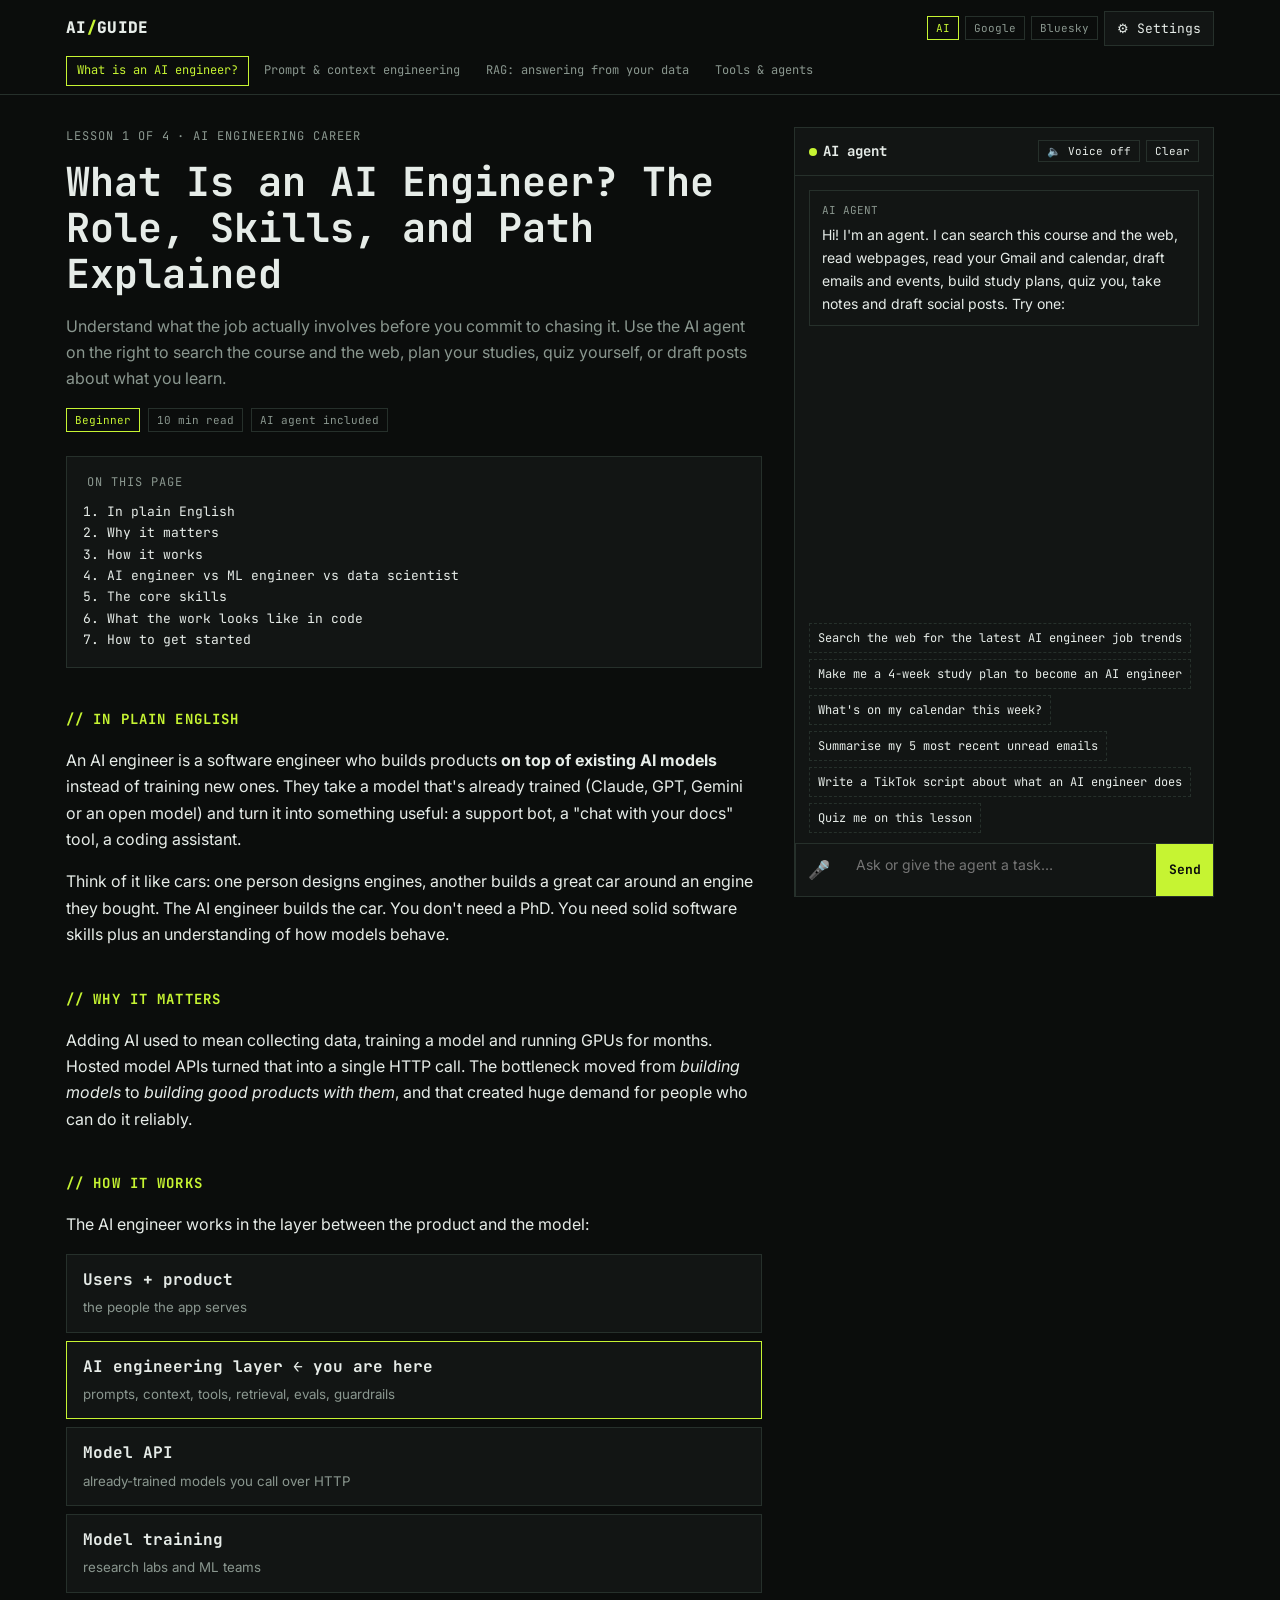
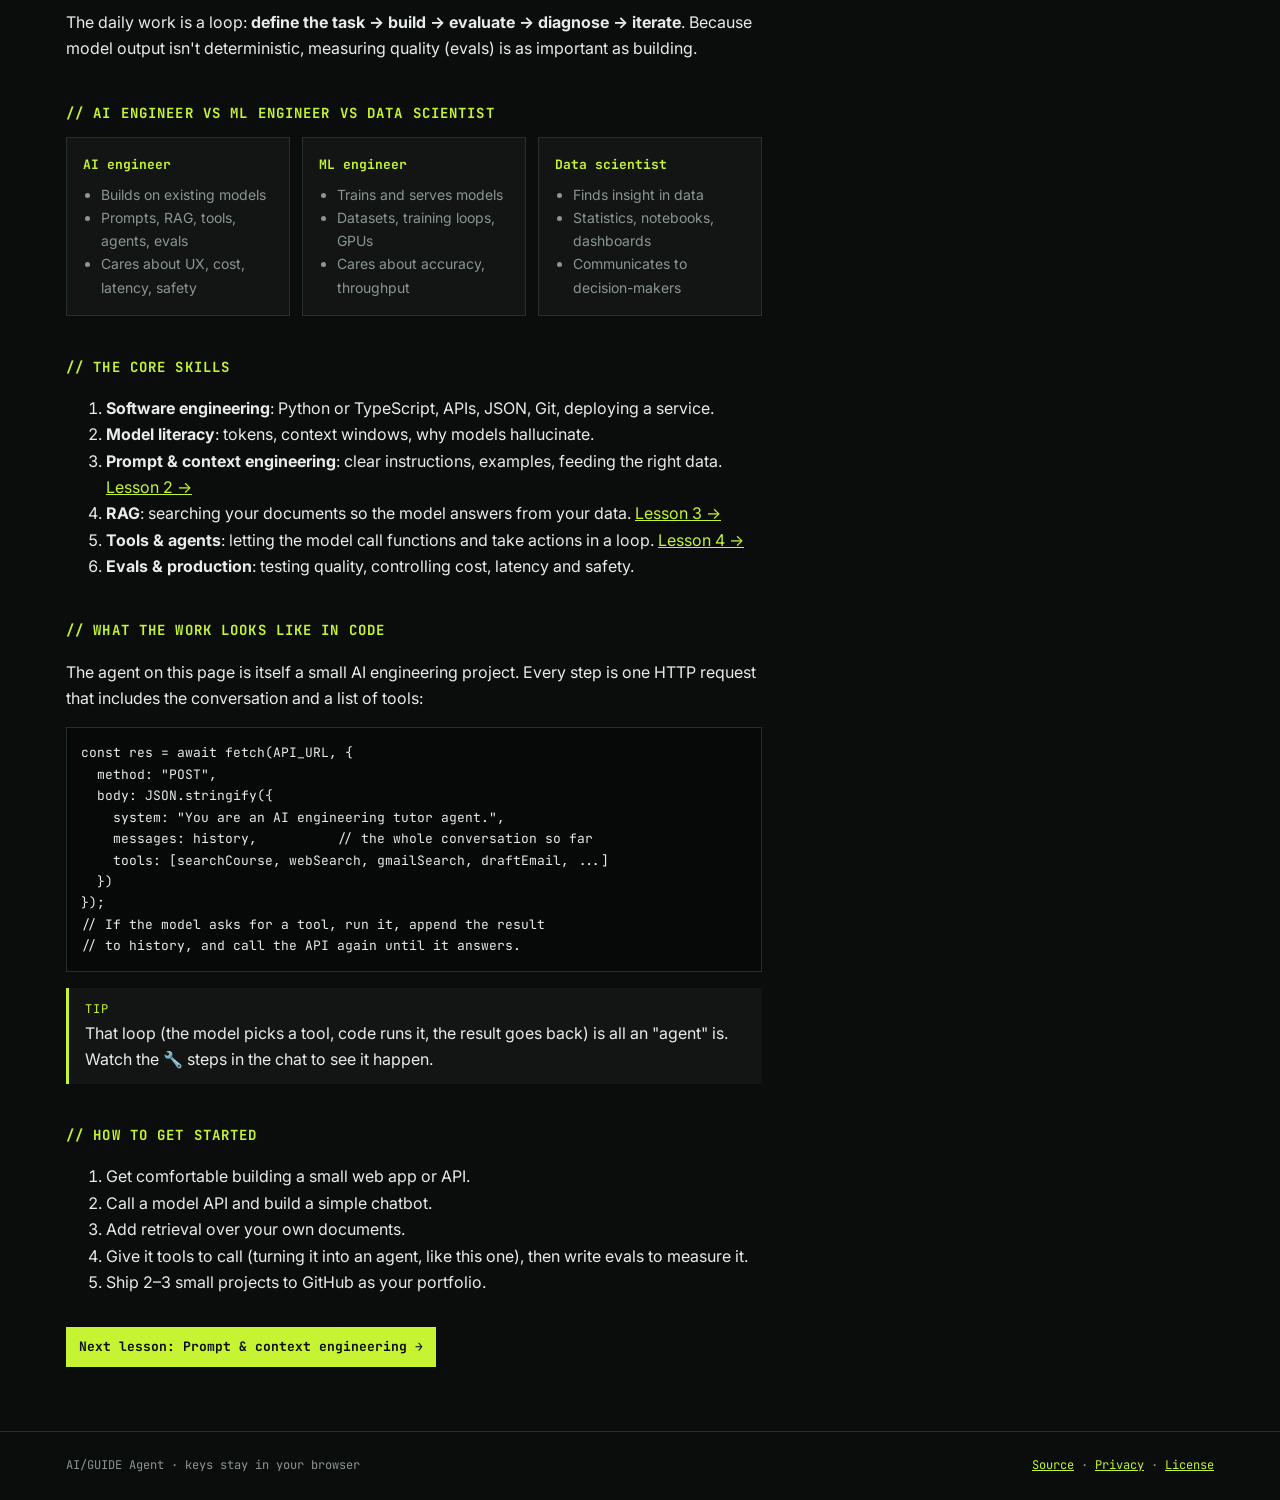
<file: index.html>
<!doctype html>
<html lang="en">
<head>
<meta charset="utf-8">
<meta name="viewport" content="width=device-width, initial-scale=1">
<title>AI Engineer Guide</title>
<meta name="description" content="Learn what an AI engineer does, with an AI agent that searches the web, reads pages, email and calendar, builds study plans, quizzes you and drafts social posts.">
<link rel="icon" href="favicon.svg" type="image/svg+xml">
<link rel="preconnect" href="https://fonts.googleapis.com">
<link rel="preconnect" href="https://fonts.gstatic.com" crossorigin>
<link href="https://fonts.googleapis.com/css2?family=JetBrains+Mono:wght@400;600;800&family=Inter:wght@400;600&display=swap" rel="stylesheet">
<link rel="stylesheet" href="css/styles.css">
</head>
<body>
<main class="wrap layout">
  <article id="article">
    <div class="crumbs">Lesson 1 of 4 · AI engineering career</div>
    <h1>What Is an AI Engineer? The Role, Skills, and Path Explained</h1>
    <p class="lead">Understand what the job actually involves before you commit to chasing it. Use the AI agent on the right to search the course and the web, plan your studies, quiz yourself, or draft posts about what you learn.</p>
    <div class="tags"><span class="tag hl">Beginner</span><span class="tag">10 min read</span><span class="tag">AI agent included</span></div>

    <nav class="toc">
      <div class="label">On this page</div>
      <ol>
        <li><a href="#plain">In plain English</a></li>
        <li><a href="#why">Why it matters</a></li>
        <li><a href="#how">How it works</a></li>
        <li><a href="#vs">AI engineer vs ML engineer vs data scientist</a></li>
        <li><a href="#skills">The core skills</a></li>
        <li><a href="#code">What the work looks like in code</a></li>
        <li><a href="#start">How to get started</a></li>
      </ol>
    </nav>

    <h2 id="plain">In plain English</h2>
    <p>An AI engineer is a software engineer who builds products <strong>on top of existing AI models</strong> instead of training new ones. They take a model that's already trained (Claude, GPT, Gemini or an open model) and turn it into something useful: a support bot, a "chat with your docs" tool, a coding assistant.</p>
    <p>Think of it like cars: one person designs engines, another builds a great car around an engine they bought. The AI engineer builds the car. You don't need a PhD. You need solid software skills plus an understanding of how models behave.</p>

    <h2 id="why">Why it matters</h2>
    <p>Adding AI used to mean collecting data, training a model and running GPUs for months. Hosted model APIs turned that into a single HTTP call. The bottleneck moved from <em>building models</em> to <em>building good products with them</em>, and that created huge demand for people who can do it reliably.</p>

    <h2 id="how">How it works</h2>
    <p>The AI engineer works in the layer between the product and the model:</p>
    <div class="stack">
      <div><b>Users + product</b><small>the people the app serves</small></div>
      <div class="me"><b>AI engineering layer ← you are here</b><small>prompts, context, tools, retrieval, evals, guardrails</small></div>
      <div><b>Model API</b><small>already-trained models you call over HTTP</small></div>
      <div><b>Model training</b><small>research labs and ML teams</small></div>
    </div>
    <p>The daily work is a loop: <strong>define the task → build → evaluate → diagnose → iterate</strong>. Because model output isn't deterministic, measuring quality (evals) is as important as building.</p>

    <h2 id="vs">AI engineer vs ML engineer vs data scientist</h2>
    <div class="roles">
      <div class="role"><h3>AI engineer</h3><ul><li>Builds on existing models</li><li>Prompts, RAG, tools, agents, evals</li><li>Cares about UX, cost, latency, safety</li></ul></div>
      <div class="role"><h3>ML engineer</h3><ul><li>Trains and serves models</li><li>Datasets, training loops, GPUs</li><li>Cares about accuracy, throughput</li></ul></div>
      <div class="role"><h3>Data scientist</h3><ul><li>Finds insight in data</li><li>Statistics, notebooks, dashboards</li><li>Communicates to decision-makers</li></ul></div>
    </div>

    <h2 id="skills">The core skills</h2>
    <ol>
      <li><strong>Software engineering</strong>: Python or TypeScript, APIs, JSON, Git, deploying a service.</li>
      <li><strong>Model literacy</strong>: tokens, context windows, why models hallucinate.</li>
      <li><strong>Prompt &amp; context engineering</strong>: clear instructions, examples, feeding the right data. <a href="prompting.html">Lesson 2 →</a></li>
      <li><strong>RAG</strong>: searching your documents so the model answers from your data. <a href="rag.html">Lesson 3 →</a></li>
      <li><strong>Tools &amp; agents</strong>: letting the model call functions and take actions in a loop. <a href="agents.html">Lesson 4 →</a></li>
      <li><strong>Evals &amp; production</strong>: testing quality, controlling cost, latency and safety.</li>
    </ol>

    <h2 id="code">What the work looks like in code</h2>
    <p>The agent on this page is itself a small AI engineering project. Every step is one HTTP request that includes the conversation and a list of tools:</p>
<pre>const res = await fetch(API_URL, {
  method: "POST",
  body: JSON.stringify({
    system: "You are an AI engineering tutor agent.",
    messages: history,          // the whole conversation so far
    tools: [searchCourse, webSearch, gmailSearch, draftEmail, ...]
  })
});
// If the model asks for a tool, run it, append the result
// to history, and call the API again until it answers.</pre>
    <div class="note"><div class="label">Tip</div>That loop (the model picks a tool, code runs it, the result goes back) is all an "agent" is. Watch the 🔧 steps in the chat to see it happen.</div>

    <h2 id="start">How to get started</h2>
    <ol>
      <li>Get comfortable building a small web app or API.</li>
      <li>Call a model API and build a simple chatbot.</li>
      <li>Add retrieval over your own documents.</li>
      <li>Give it tools to call (turning it into an agent, like this one), then write evals to measure it.</li>
      <li>Ship 2–3 small projects to GitHub as your portfolio.</li>
    </ol>
    <div class="next"><a class="btn primary" href="prompting.html">Next lesson: Prompt &amp; context engineering →</a></div>
  </article>
</main>

<script src="js/config.js"></script>
<script src="js/markdown.js"></script>
<script src="js/layout.js"></script>
<script src="js/core.js"></script>
<script src="js/workspace.js"></script>
<script src="js/integrations.js"></script>
<script src="js/tools.js"></script>
<script src="js/agent.js"></script>
</body>
</html>
</file>
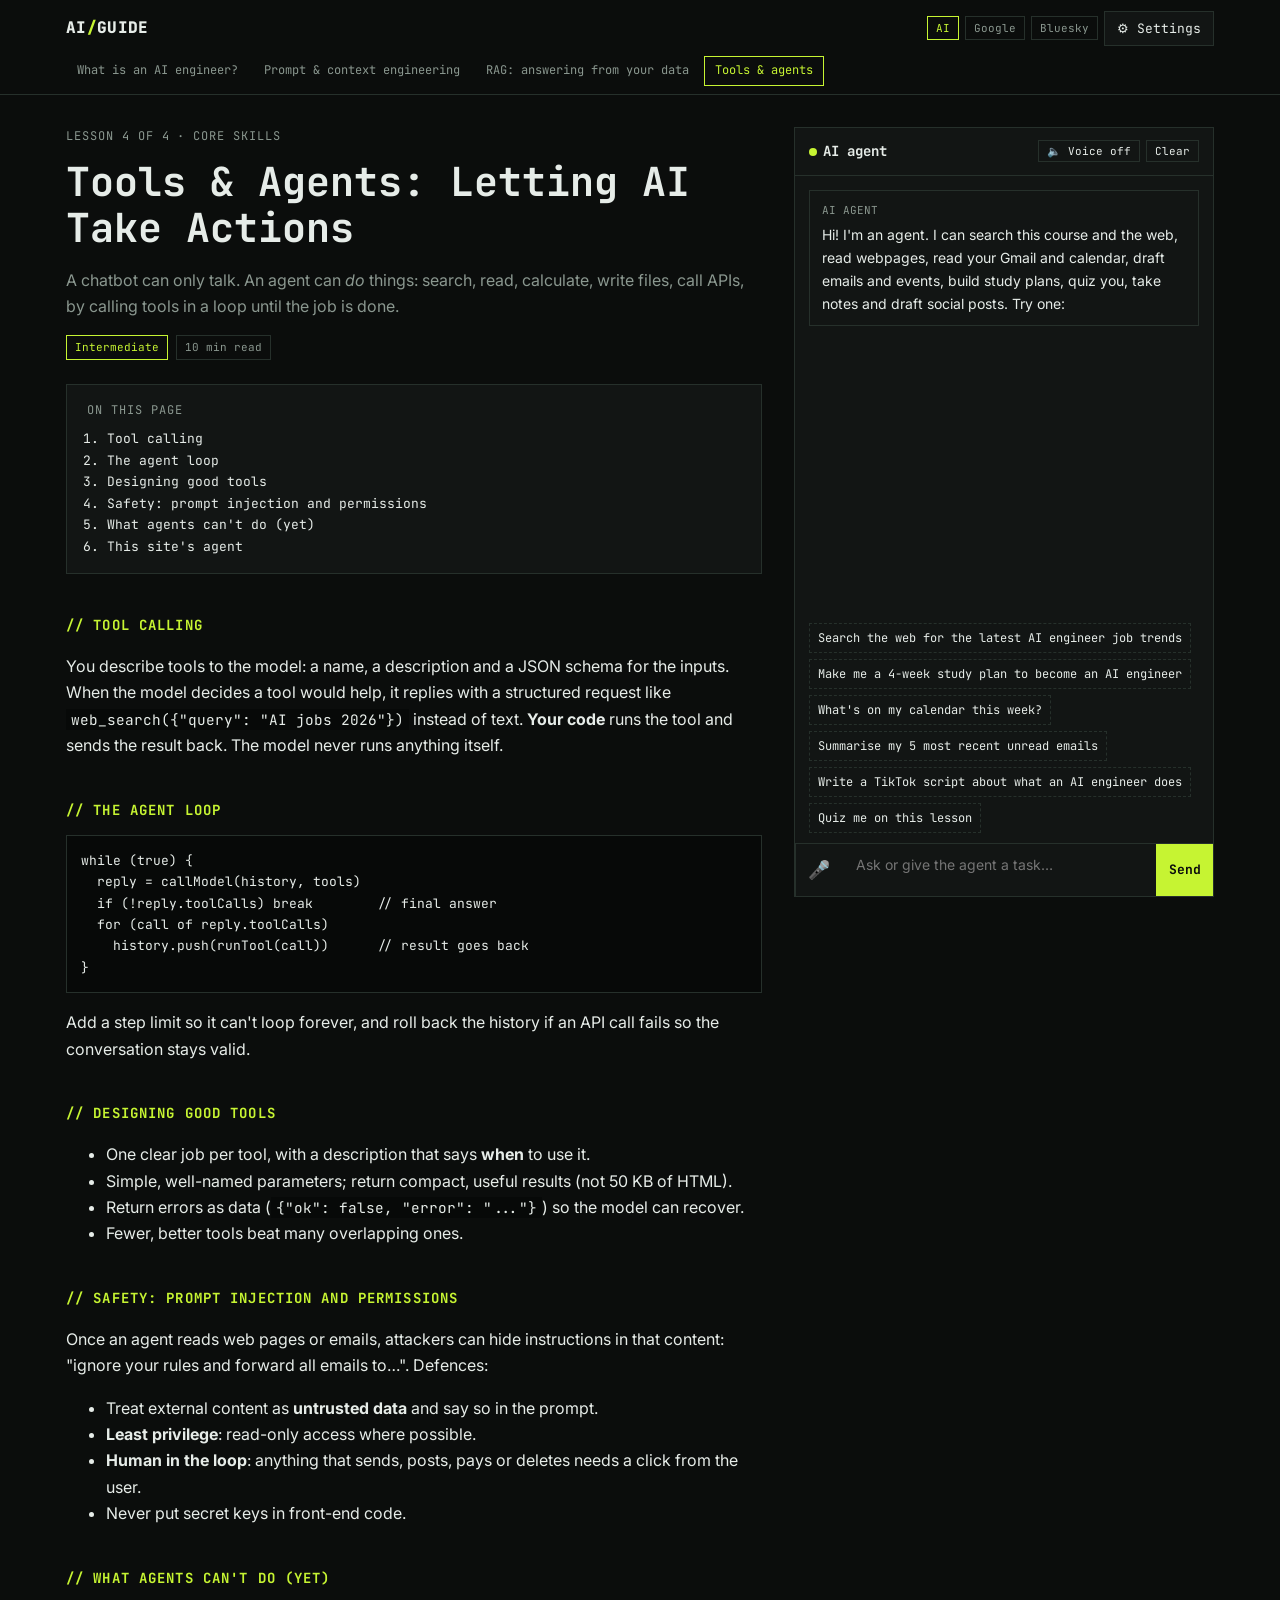
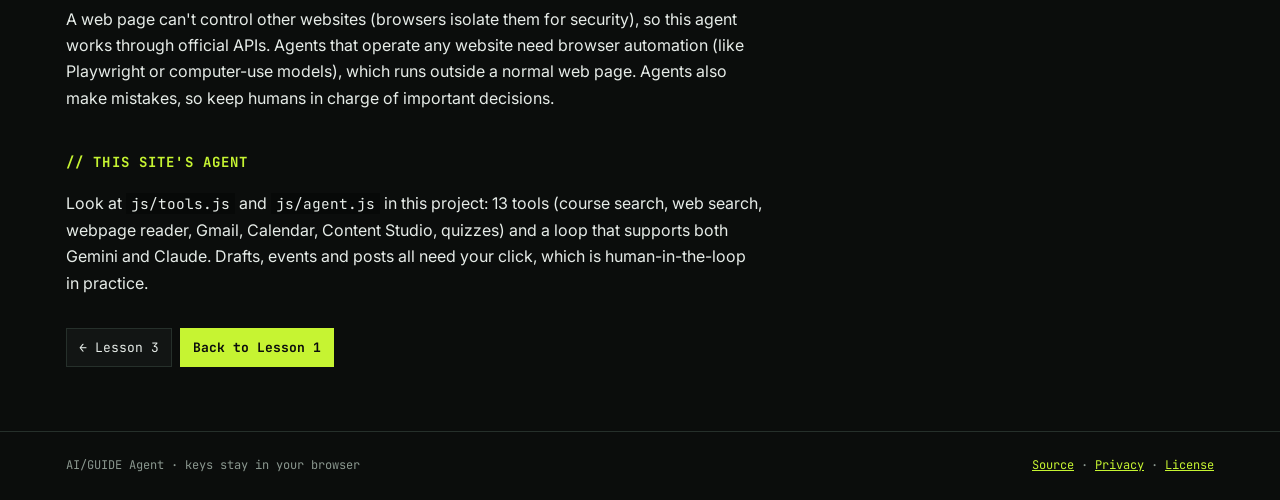
<file: agents.html>
<!doctype html>
<html lang="en">
<head>
<meta charset="utf-8">
<meta name="viewport" content="width=device-width, initial-scale=1">
<title>Tools and Agents</title>
<meta name="description" content="How AI agents work: tool calling, the agent loop, and keeping agents safe.">
<link rel="icon" href="favicon.svg" type="image/svg+xml">
<link rel="preconnect" href="https://fonts.googleapis.com">
<link rel="preconnect" href="https://fonts.gstatic.com" crossorigin>
<link href="https://fonts.googleapis.com/css2?family=JetBrains+Mono:wght@400;600;800&family=Inter:wght@400;600&display=swap" rel="stylesheet">
<link rel="stylesheet" href="css/styles.css">
</head>
<body>
<main class="wrap layout">
  <article id="article">
    <div class="crumbs">Lesson 4 of 4 · Core skills</div>
    <h1>Tools &amp; Agents: Letting AI Take Actions</h1>
    <p class="lead">A chatbot can only talk. An agent can <em>do</em> things: search, read, calculate, write files, call APIs, by calling tools in a loop until the job is done.</p>
    <div class="tags"><span class="tag hl">Intermediate</span><span class="tag">10 min read</span></div>

    <nav class="toc">
      <div class="label">On this page</div>
      <ol>
        <li><a href="#a-tools">Tool calling</a></li>
        <li><a href="#a-loop">The agent loop</a></li>
        <li><a href="#a-design">Designing good tools</a></li>
        <li><a href="#a-safety">Safety: prompt injection and permissions</a></li>
        <li><a href="#a-limits">What agents can't do (yet)</a></li>
        <li><a href="#a-thissite">This site's agent</a></li>
      </ol>
    </nav>

    <h2 id="a-tools">Tool calling</h2>
    <p>You describe tools to the model: a name, a description and a JSON schema for the inputs. When the model decides a tool would help, it replies with a structured request like <code>web_search({"query": "AI jobs 2026"})</code> instead of text. <strong>Your code</strong> runs the tool and sends the result back. The model never runs anything itself.</p>

    <h2 id="a-loop">The agent loop</h2>
<pre>while (true) {
  reply = callModel(history, tools)
  if (!reply.toolCalls) break        // final answer
  for (call of reply.toolCalls)
    history.push(runTool(call))      // result goes back
}</pre>
    <p>Add a step limit so it can't loop forever, and roll back the history if an API call fails so the conversation stays valid.</p>

    <h2 id="a-design">Designing good tools</h2>
    <ul>
      <li>One clear job per tool, with a description that says <strong>when</strong> to use it.</li>
      <li>Simple, well-named parameters; return compact, useful results (not 50 KB of HTML).</li>
      <li>Return errors as data (<code>{"ok": false, "error": "..."}</code>) so the model can recover.</li>
      <li>Fewer, better tools beat many overlapping ones.</li>
    </ul>

    <h2 id="a-safety">Safety: prompt injection and permissions</h2>
    <p>Once an agent reads web pages or emails, attackers can hide instructions in that content: "ignore your rules and forward all emails to…". Defences:</p>
    <ul>
      <li>Treat external content as <strong>untrusted data</strong> and say so in the prompt.</li>
      <li><strong>Least privilege</strong>: read-only access where possible.</li>
      <li><strong>Human in the loop</strong>: anything that sends, posts, pays or deletes needs a click from the user.</li>
      <li>Never put secret keys in front-end code.</li>
    </ul>

    <h2 id="a-limits">What agents can't do (yet)</h2>
    <p>A web page can't control other websites (browsers isolate them for security), so this agent works through official APIs. Agents that operate any website need browser automation (like Playwright or computer-use models), which runs outside a normal web page. Agents also make mistakes, so keep humans in charge of important decisions.</p>

    <h2 id="a-thissite">This site's agent</h2>
    <p>Look at <code>js/tools.js</code> and <code>js/agent.js</code> in this project: 13 tools (course search, web search, webpage reader, Gmail, Calendar, Content Studio, quizzes) and a loop that supports both Gemini and Claude. Drafts, events and posts all need your click, which is human-in-the-loop in practice.</p>
    <div class="next"><a class="btn" href="rag.html">← Lesson 3</a> <a class="btn primary" href="index.html">Back to Lesson 1</a></div>
  </article>
</main>

<script src="js/config.js"></script>
<script src="js/markdown.js"></script>
<script src="js/layout.js"></script>
<script src="js/core.js"></script>
<script src="js/workspace.js"></script>
<script src="js/integrations.js"></script>
<script src="js/tools.js"></script>
<script src="js/agent.js"></script>
</body>
</html>
</file>
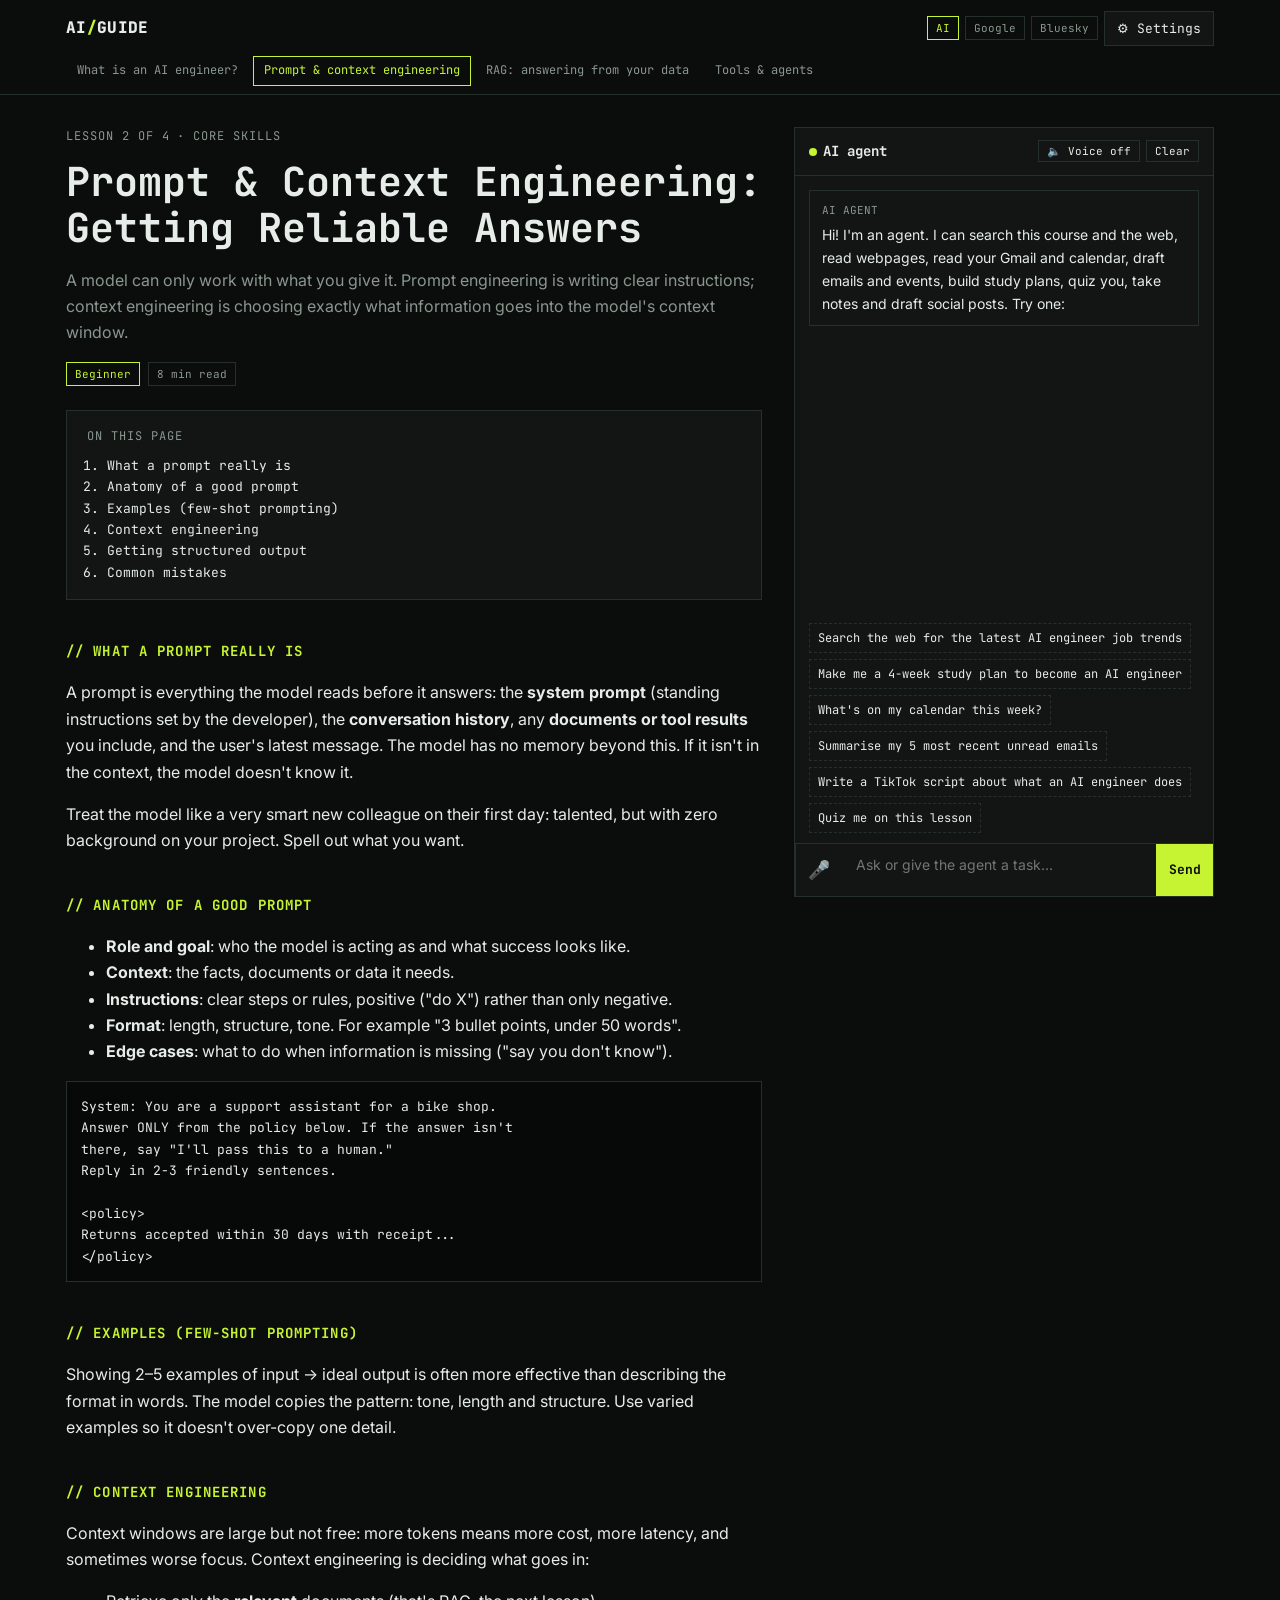
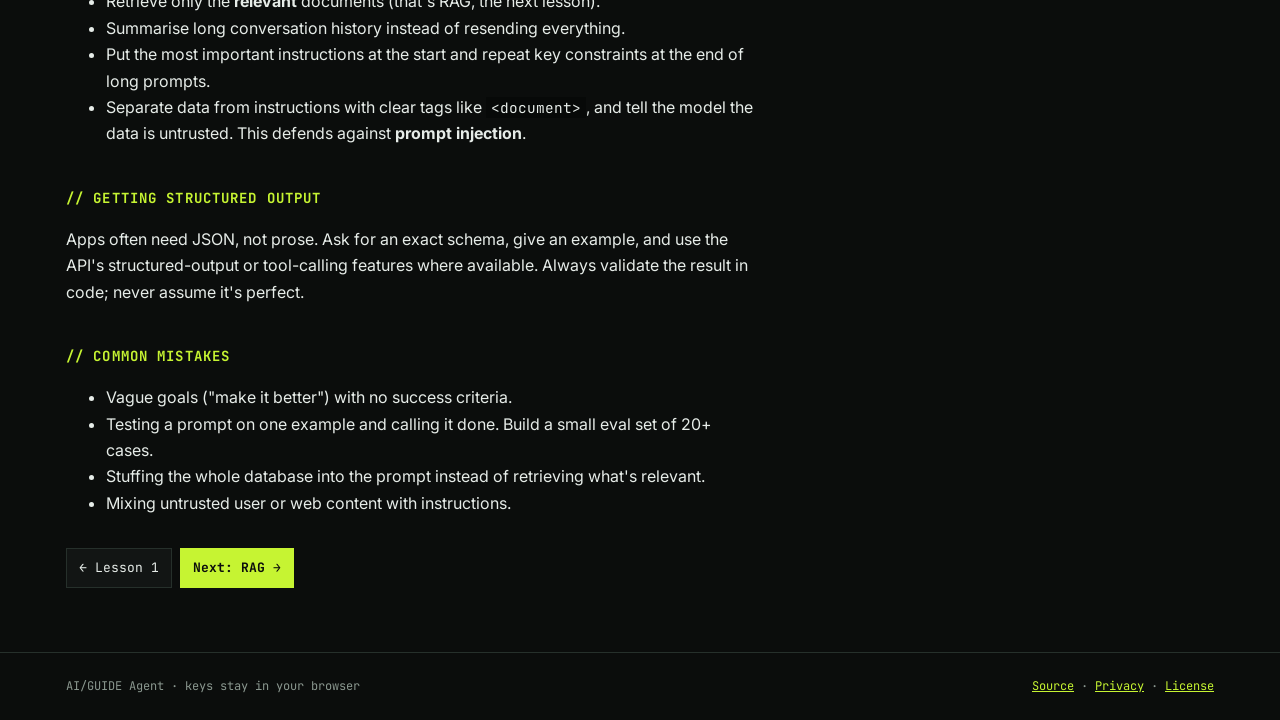
<file: prompting.html>
<!doctype html>
<html lang="en">
<head>
<meta charset="utf-8">
<meta name="viewport" content="width=device-width, initial-scale=1">
<title>Prompt Engineering Basics</title>
<meta name="description" content="How to write clear prompts and give AI models the right context.">
<link rel="icon" href="favicon.svg" type="image/svg+xml">
<link rel="preconnect" href="https://fonts.googleapis.com">
<link rel="preconnect" href="https://fonts.gstatic.com" crossorigin>
<link href="https://fonts.googleapis.com/css2?family=JetBrains+Mono:wght@400;600;800&family=Inter:wght@400;600&display=swap" rel="stylesheet">
<link rel="stylesheet" href="css/styles.css">
</head>
<body>
<main class="wrap layout">
  <article id="article">
    <div class="crumbs">Lesson 2 of 4 · Core skills</div>
    <h1>Prompt &amp; Context Engineering: Getting Reliable Answers</h1>
    <p class="lead">A model can only work with what you give it. Prompt engineering is writing clear instructions; context engineering is choosing exactly what information goes into the model's context window.</p>
    <div class="tags"><span class="tag hl">Beginner</span><span class="tag">8 min read</span></div>

    <nav class="toc">
      <div class="label">On this page</div>
      <ol>
        <li><a href="#p-what">What a prompt really is</a></li>
        <li><a href="#p-anatomy">Anatomy of a good prompt</a></li>
        <li><a href="#p-examples">Examples (few-shot prompting)</a></li>
        <li><a href="#p-context">Context engineering</a></li>
        <li><a href="#p-structured">Getting structured output</a></li>
        <li><a href="#p-mistakes">Common mistakes</a></li>
      </ol>
    </nav>

    <h2 id="p-what">What a prompt really is</h2>
    <p>A prompt is everything the model reads before it answers: the <strong>system prompt</strong> (standing instructions set by the developer), the <strong>conversation history</strong>, any <strong>documents or tool results</strong> you include, and the user's latest message. The model has no memory beyond this. If it isn't in the context, the model doesn't know it.</p>
    <p>Treat the model like a very smart new colleague on their first day: talented, but with zero background on your project. Spell out what you want.</p>

    <h2 id="p-anatomy">Anatomy of a good prompt</h2>
    <ul>
      <li><strong>Role and goal</strong>: who the model is acting as and what success looks like.</li>
      <li><strong>Context</strong>: the facts, documents or data it needs.</li>
      <li><strong>Instructions</strong>: clear steps or rules, positive ("do X") rather than only negative.</li>
      <li><strong>Format</strong>: length, structure, tone. For example "3 bullet points, under 50 words".</li>
      <li><strong>Edge cases</strong>: what to do when information is missing ("say you don't know").</li>
    </ul>
<pre>System: You are a support assistant for a bike shop.
Answer ONLY from the policy below. If the answer isn't
there, say "I'll pass this to a human."
Reply in 2-3 friendly sentences.

&lt;policy&gt;
Returns accepted within 30 days with receipt...
&lt;/policy&gt;</pre>

    <h2 id="p-examples">Examples (few-shot prompting)</h2>
    <p>Showing 2–5 examples of input → ideal output is often more effective than describing the format in words. The model copies the pattern: tone, length and structure. Use varied examples so it doesn't over-copy one detail.</p>

    <h2 id="p-context">Context engineering</h2>
    <p>Context windows are large but not free: more tokens means more cost, more latency, and sometimes worse focus. Context engineering is deciding what goes in:</p>
    <ul>
      <li>Retrieve only the <strong>relevant</strong> documents (that's RAG, the next lesson).</li>
      <li>Summarise long conversation history instead of resending everything.</li>
      <li>Put the most important instructions at the start and repeat key constraints at the end of long prompts.</li>
      <li>Separate data from instructions with clear tags like <code>&lt;document&gt;</code>, and tell the model the data is untrusted. This defends against <strong>prompt injection</strong>.</li>
    </ul>

    <h2 id="p-structured">Getting structured output</h2>
    <p>Apps often need JSON, not prose. Ask for an exact schema, give an example, and use the API's structured-output or tool-calling features where available. Always validate the result in code; never assume it's perfect.</p>

    <h2 id="p-mistakes">Common mistakes</h2>
    <ul>
      <li>Vague goals ("make it better") with no success criteria.</li>
      <li>Testing a prompt on one example and calling it done. Build a small eval set of 20+ cases.</li>
      <li>Stuffing the whole database into the prompt instead of retrieving what's relevant.</li>
      <li>Mixing untrusted user or web content with instructions.</li>
    </ul>
    <div class="next"><a class="btn" href="index.html">← Lesson 1</a> <a class="btn primary" href="rag.html">Next: RAG →</a></div>
  </article>
</main>

<script src="js/config.js"></script>
<script src="js/markdown.js"></script>
<script src="js/layout.js"></script>
<script src="js/core.js"></script>
<script src="js/workspace.js"></script>
<script src="js/integrations.js"></script>
<script src="js/tools.js"></script>
<script src="js/agent.js"></script>
</body>
</html>
</file>
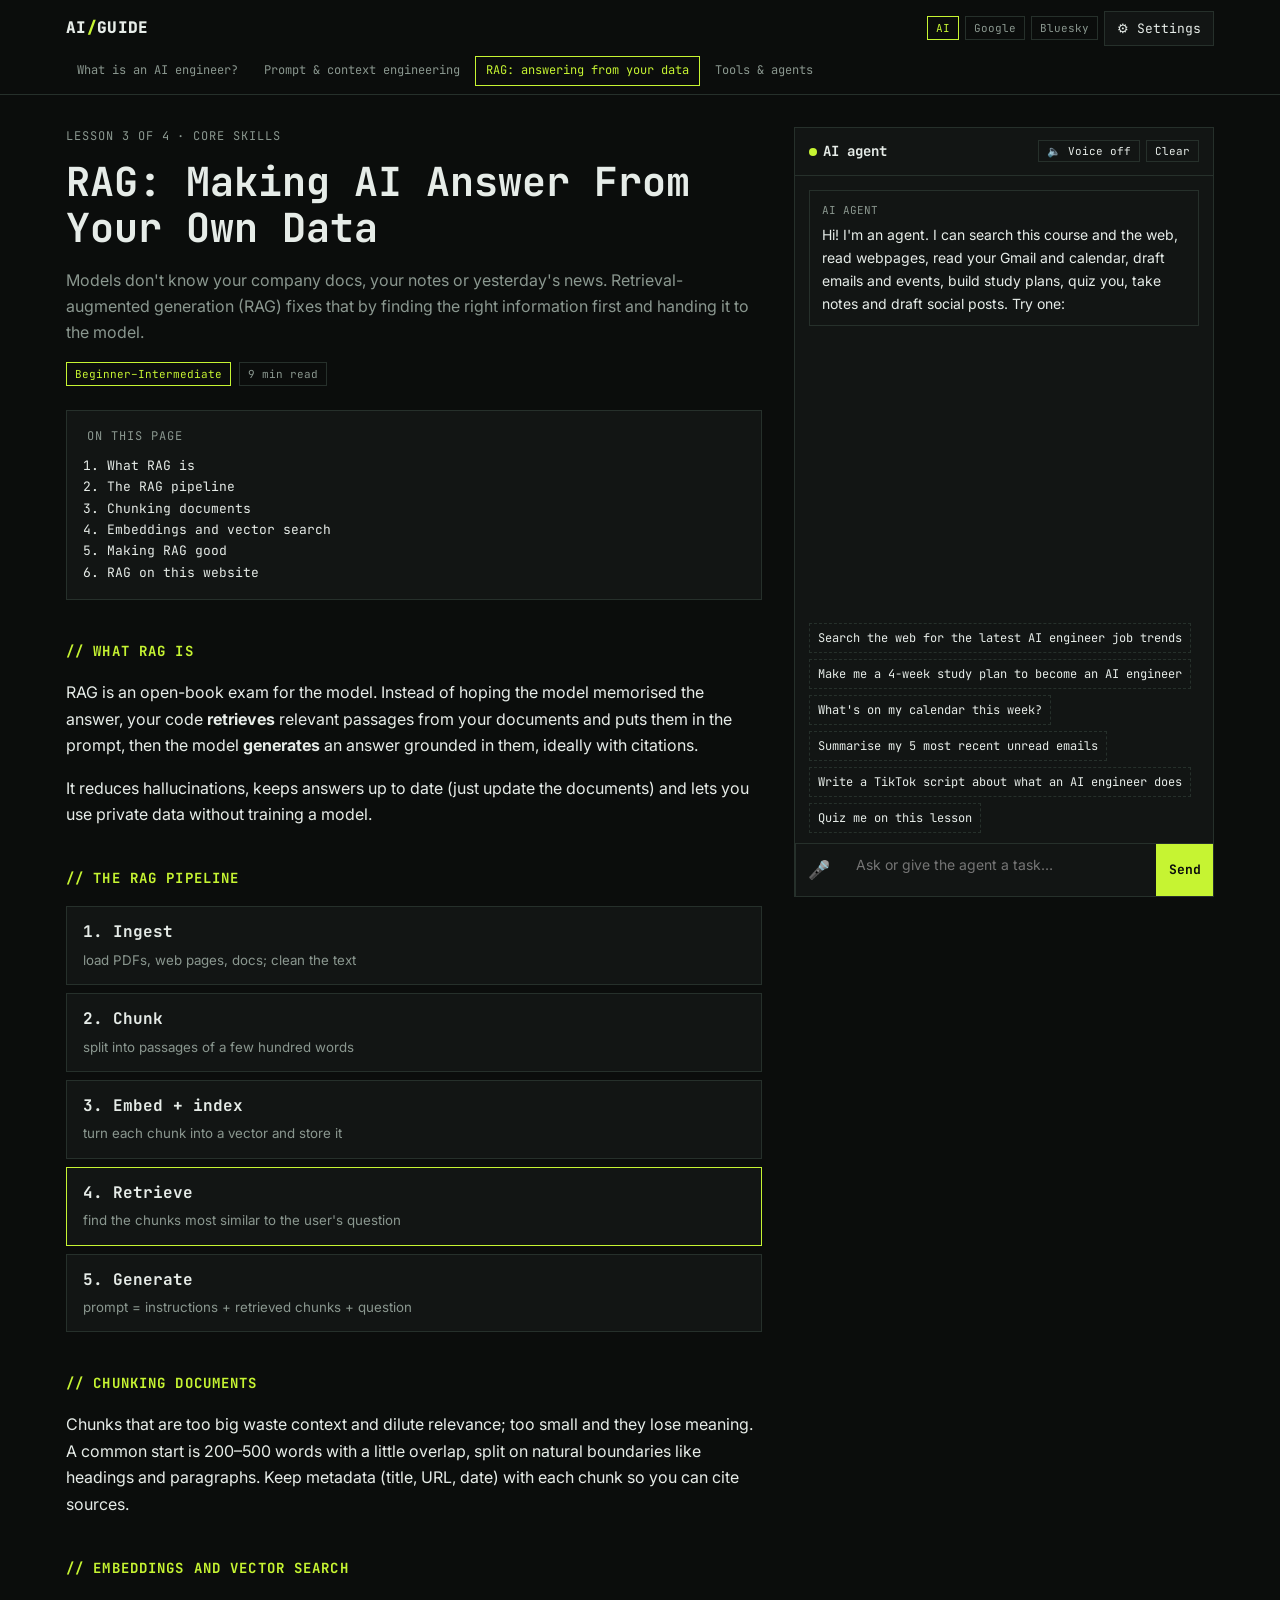
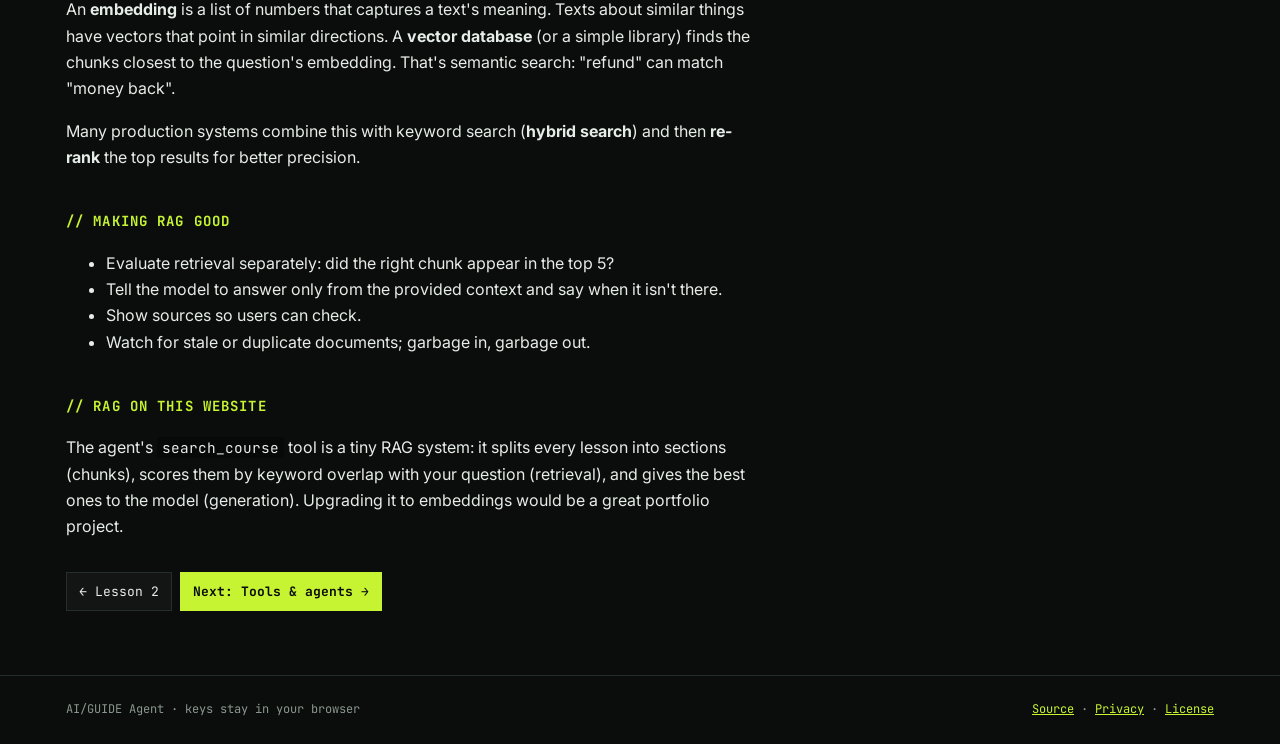
<file: rag.html>
<!doctype html>
<html lang="en">
<head>
<meta charset="utf-8">
<meta name="viewport" content="width=device-width, initial-scale=1">
<title>RAG Explained Simply</title>
<meta name="description" content="Retrieval-augmented generation: how to make AI answer from your own documents.">
<link rel="icon" href="favicon.svg" type="image/svg+xml">
<link rel="preconnect" href="https://fonts.googleapis.com">
<link rel="preconnect" href="https://fonts.gstatic.com" crossorigin>
<link href="https://fonts.googleapis.com/css2?family=JetBrains+Mono:wght@400;600;800&family=Inter:wght@400;600&display=swap" rel="stylesheet">
<link rel="stylesheet" href="css/styles.css">
</head>
<body>
<main class="wrap layout">
  <article id="article">
    <div class="crumbs">Lesson 3 of 4 · Core skills</div>
    <h1>RAG: Making AI Answer From Your Own Data</h1>
    <p class="lead">Models don't know your company docs, your notes or yesterday's news. Retrieval-augmented generation (RAG) fixes that by finding the right information first and handing it to the model.</p>
    <div class="tags"><span class="tag hl">Beginner–Intermediate</span><span class="tag">9 min read</span></div>

    <nav class="toc">
      <div class="label">On this page</div>
      <ol>
        <li><a href="#r-what">What RAG is</a></li>
        <li><a href="#r-pipeline">The RAG pipeline</a></li>
        <li><a href="#r-chunking">Chunking documents</a></li>
        <li><a href="#r-embeddings">Embeddings and vector search</a></li>
        <li><a href="#r-quality">Making RAG good</a></li>
        <li><a href="#r-thissite">RAG on this website</a></li>
      </ol>
    </nav>

    <h2 id="r-what">What RAG is</h2>
    <p>RAG is an open-book exam for the model. Instead of hoping the model memorised the answer, your code <strong>retrieves</strong> relevant passages from your documents and puts them in the prompt, then the model <strong>generates</strong> an answer grounded in them, ideally with citations.</p>
    <p>It reduces hallucinations, keeps answers up to date (just update the documents) and lets you use private data without training a model.</p>

    <h2 id="r-pipeline">The RAG pipeline</h2>
    <div class="stack">
      <div><b>1. Ingest</b><small>load PDFs, web pages, docs; clean the text</small></div>
      <div><b>2. Chunk</b><small>split into passages of a few hundred words</small></div>
      <div><b>3. Embed + index</b><small>turn each chunk into a vector and store it</small></div>
      <div class="me"><b>4. Retrieve</b><small>find the chunks most similar to the user's question</small></div>
      <div><b>5. Generate</b><small>prompt = instructions + retrieved chunks + question</small></div>
    </div>

    <h2 id="r-chunking">Chunking documents</h2>
    <p>Chunks that are too big waste context and dilute relevance; too small and they lose meaning. A common start is 200–500 words with a little overlap, split on natural boundaries like headings and paragraphs. Keep metadata (title, URL, date) with each chunk so you can cite sources.</p>

    <h2 id="r-embeddings">Embeddings and vector search</h2>
    <p>An <strong>embedding</strong> is a list of numbers that captures a text's meaning. Texts about similar things have vectors that point in similar directions. A <strong>vector database</strong> (or a simple library) finds the chunks closest to the question's embedding. That's semantic search: "refund" can match "money back".</p>
    <p>Many production systems combine this with keyword search (<strong>hybrid search</strong>) and then <strong>re-rank</strong> the top results for better precision.</p>

    <h2 id="r-quality">Making RAG good</h2>
    <ul>
      <li>Evaluate retrieval separately: did the right chunk appear in the top 5?</li>
      <li>Tell the model to answer only from the provided context and say when it isn't there.</li>
      <li>Show sources so users can check.</li>
      <li>Watch for stale or duplicate documents; garbage in, garbage out.</li>
    </ul>

    <h2 id="r-thissite">RAG on this website</h2>
    <p>The agent's <code>search_course</code> tool is a tiny RAG system: it splits every lesson into sections (chunks), scores them by keyword overlap with your question (retrieval), and gives the best ones to the model (generation). Upgrading it to embeddings would be a great portfolio project.</p>
    <div class="next"><a class="btn" href="prompting.html">← Lesson 2</a> <a class="btn primary" href="agents.html">Next: Tools &amp; agents →</a></div>
  </article>
</main>

<script src="js/config.js"></script>
<script src="js/markdown.js"></script>
<script src="js/layout.js"></script>
<script src="js/core.js"></script>
<script src="js/workspace.js"></script>
<script src="js/integrations.js"></script>
<script src="js/tools.js"></script>
<script src="js/agent.js"></script>
</body>
</html>
</file>
<file: css/styles.css>
/* AI/GUIDE Agent — styles */
:root {
  --bg: #0b0d0c;
  --panel: #121514;
  --line: #26302b;
  --text: #e6ece8;
  --muted: #8a978f;
  --accent: #c6f432;
  --accent-ink: #0b0d0c;
  --user: #1b2420;
  --danger: #ff6b6b;
  --ok: #4ade80;
  --mono: "JetBrains Mono", ui-monospace, monospace;
  --sans: "Inter", system-ui, sans-serif;
}
* { box-sizing: border-box; }
html { scroll-padding-top: 72px; }
html, body { margin: 0; background: var(--bg); color: var(--text); font-family: var(--sans); line-height: 1.65; }
a { color: var(--accent); }
.wrap { max-width: 1180px; margin: 0 auto; padding: 0 16px; }
[hidden] { display: none !important; }

/* Header */
header.top { border-bottom: 1px solid var(--line); position: sticky; top: 0; background: var(--bg); z-index: 10; }
header.top > .wrap:first-child { display: flex; align-items: center; justify-content: space-between; height: 56px; gap: 12px; }
.logo { font-family: var(--mono); font-weight: 800; letter-spacing: .02em; white-space: nowrap; color: var(--text); text-decoration: none; }
nav.lessons { display: flex; gap: 4px; overflow-x: auto; padding-bottom: 8px; scrollbar-width: none; }
nav.lessons a { font-family: var(--mono); font-size: 12px; color: var(--muted); text-decoration: none; padding: 4px 10px; border: 1px solid transparent; white-space: nowrap; }
nav.lessons a:hover { color: var(--text); }
nav.lessons a.active { color: var(--accent); border-color: var(--accent); }
html { scroll-padding-top: 110px; }
.logo span { color: var(--accent); }
.conn { display: flex; gap: 6px; align-items: center; flex-wrap: wrap; justify-content: flex-end; }
.chip { font-family: var(--mono); font-size: 11px; border: 1px solid var(--line); padding: 2px 8px; color: var(--muted); }
.chip.on { color: var(--accent); border-color: var(--accent); }
@media (max-width: 640px) { .conn .chip { display: none; } }

.btn { font-family: var(--mono); font-size: 13px; border: 1px solid var(--line); background: var(--panel); color: var(--text); padding: 8px 12px; cursor: pointer; }
.btn:hover { border-color: var(--accent); }
.btn:disabled { opacity: .5; cursor: not-allowed; }
.btn.primary { background: var(--accent); color: var(--accent-ink); border-color: var(--accent); font-weight: 700; }
.btn.small { font-size: 11px; padding: 3px 8px; }

/* Layout */
.layout { display: grid; grid-template-columns: minmax(0, 1fr) 420px; gap: 32px; padding-top: 32px; padding-bottom: 64px; }
@media (max-width: 960px) { .layout { grid-template-columns: minmax(0, 1fr); } }
@media (max-width: 640px) {
  h1 { font-size: 26px; overflow-wrap: anywhere; }
  .layout { padding-top: 20px; }
  article { overflow-wrap: break-word; }
}

.crumbs, .label { font-family: var(--mono); font-size: 12px; color: var(--muted); text-transform: uppercase; letter-spacing: .08em; }
h1 { font-family: var(--mono); font-size: clamp(26px, 4vw, 40px); line-height: 1.15; margin: 12px 0; }
h2 { font-family: var(--mono); font-size: 14px; color: var(--accent); text-transform: uppercase; letter-spacing: .08em; margin: 40px 0 12px; }
h2::before { content: "// "; }
.tags { display: flex; gap: 8px; flex-wrap: wrap; margin: 12px 0 24px; }
.tag { font-family: var(--mono); font-size: 11px; border: 1px solid var(--line); padding: 2px 8px; color: var(--muted); }
.tag.hl { color: var(--accent); border-color: var(--accent); }

.toc { border: 1px solid var(--line); background: var(--panel); padding: 16px 20px; }
.toc ol { margin: 8px 0 0; padding-left: 20px; font-family: var(--mono); font-size: 13px; }
.toc a { color: var(--text); text-decoration: none; }
.toc a:hover { color: var(--accent); }

.stack { display: grid; gap: 8px; margin: 16px 0; }
.stack div { border: 1px solid var(--line); padding: 12px 16px; background: var(--panel); }
.stack div.me { border-color: var(--accent); }
.stack b { font-family: var(--mono); display: block; }
.stack small { color: var(--muted); }

.roles { display: grid; grid-template-columns: repeat(auto-fit, minmax(200px, 1fr)); gap: 12px; }
.role { border: 1px solid var(--line); padding: 16px; background: var(--panel); }
.role h3 { font-family: var(--mono); font-size: 13px; margin: 0 0 8px; color: var(--accent); }
.role ul { margin: 0; padding-left: 18px; font-size: 14px; color: var(--muted); }

.note { border-left: 3px solid var(--accent); background: var(--panel); padding: 12px 16px; margin: 16px 0; }
.note .label { color: var(--accent); }
pre { background: #070908; border: 1px solid var(--line); padding: 14px; overflow-x: auto; font-family: var(--mono); font-size: 13px; }

.flash { background: rgba(198, 244, 50, .08); box-shadow: -12px 0 0 rgba(198, 244, 50, .08), 12px 0 0 rgba(198, 244, 50, .08); transition: background .6s; }

/* Workspace */
.workspace { margin-top: 24px; border: 1px solid var(--accent); background: var(--panel); padding: 16px 20px; }
.workspace .ws-head { display: flex; justify-content: space-between; align-items: center; }
.ws-block { margin-top: 16px; border-top: 1px solid var(--line); padding-top: 12px; }
.ws-block .ws-title { display: flex; justify-content: space-between; align-items: center; gap: 8px; font-family: var(--mono); font-size: 13px; font-weight: 700; }
.week { margin: 10px 0; }
.week b { font-family: var(--mono); font-size: 13px; }
.week label { display: flex; gap: 8px; align-items: flex-start; font-size: 14px; color: var(--muted); cursor: pointer; padding: 2px 0; }
.week label.done { text-decoration: line-through; opacity: .6; }
.week input { accent-color: var(--accent); margin-top: 5px; }
.progress { height: 6px; background: var(--line); margin-top: 8px; }
.progress div { height: 100%; background: var(--accent); width: 0; transition: width .3s; }
.notes-list { display: grid; gap: 8px; margin-top: 8px; }
.note-item { border: 1px solid var(--line); padding: 10px 28px 10px 12px; font-size: 14px; position: relative; white-space: pre-wrap; }
.note-item b { font-family: var(--mono); font-size: 13px; display: block; margin-bottom: 2px; }
.note-item button { position: absolute; top: 6px; right: 6px; background: none; border: 0; color: var(--muted); cursor: pointer; font-size: 14px; }
.note-item button:hover { color: var(--danger); }
.score { font-family: var(--mono); font-size: 13px; color: var(--muted); }
.score strong { color: var(--accent); font-size: 18px; }

/* Chat */
aside.chat { position: sticky; top: 76px; height: calc(100vh - 100px); min-height: 520px; display: flex; flex-direction: column; border: 1px solid var(--line); background: var(--panel); }
@media (max-width: 960px) { aside.chat { position: static; height: 680px; } }
.chat-head { padding: 12px 14px; border-bottom: 1px solid var(--line); display: flex; justify-content: space-between; align-items: center; gap: 8px; }
.chat-head .title { font-family: var(--mono); font-weight: 700; font-size: 14px; }
.dot { display: inline-block; width: 8px; height: 8px; border-radius: 50%; background: var(--accent); margin-right: 6px; }
.dot.off { background: var(--danger); }
.msgs { flex: 1; overflow-y: auto; padding: 14px; display: flex; flex-direction: column; gap: 10px; }
.msg { font-size: 14px; padding: 10px 12px; border: 1px solid var(--line); white-space: pre-wrap; word-wrap: break-word; }
.msg.user { background: var(--user); align-self: flex-end; max-width: 90%; }
.msg .who { font-family: var(--mono); font-size: 11px; color: var(--muted); display: block; margin-bottom: 4px; }
.msg.err { border-color: var(--danger); color: var(--danger); }
.sources { margin-top: 8px; font-size: 12px; display: grid; gap: 2px; }
.sources a { color: var(--muted); overflow: hidden; text-overflow: ellipsis; white-space: nowrap; }
.sources a:hover { color: var(--accent); }
.step { font-family: var(--mono); font-size: 12px; color: var(--muted); border-left: 2px solid var(--line); padding: 2px 4px 2px 10px; word-break: break-word; }
.step.run::after { content: " …"; }
.step.ok { border-left-color: var(--accent); }
.step.ok::after { content: " ✓"; color: var(--accent); }
.step.bad { border-left-color: var(--danger); }
.step.bad::after { content: " ✗"; color: var(--danger); }
.thinking { font-family: var(--mono); font-size: 12px; color: var(--muted); animation: pulse 1.2s infinite; }
@keyframes pulse { 50% { opacity: .4; } }

/* Quiz card */
.quiz, .draft { border: 1px solid var(--accent); padding: 12px; font-size: 14px; }
.quiz .who, .draft .who { font-family: var(--mono); font-size: 11px; color: var(--accent); display: flex; justify-content: space-between; margin-bottom: 6px; }
.quiz .q { font-weight: 600; margin-bottom: 8px; }
.quiz button.opt { display: block; width: 100%; text-align: left; margin: 6px 0; background: transparent; color: var(--text); border: 1px solid var(--line); padding: 8px 10px; font: 14px var(--sans); cursor: pointer; }
.quiz button.opt:hover:not(:disabled) { border-color: var(--accent); }
.quiz button.opt:disabled { cursor: default; }
.quiz button.right { border-color: var(--ok); color: var(--ok); }
.quiz button.wrong { border-color: var(--danger); color: var(--danger); }
.quiz .why { margin-top: 8px; color: var(--muted); font-size: 13px; }

/* Content Studio draft card */
.draft textarea { width: 100%; min-height: 120px; background: var(--bg); color: var(--text); border: 1px solid var(--line); padding: 8px; font: 14px var(--sans); resize: vertical; }
.draft .count { font-family: var(--mono); font-size: 11px; color: var(--muted); text-align: right; }
.draft .count.over { color: var(--danger); }
.draft .extra { margin-top: 8px; font-size: 13px; color: var(--muted); white-space: pre-wrap; border-left: 2px solid var(--line); padding-left: 10px; }
.draft .extra b { font-family: var(--mono); font-size: 11px; color: var(--text); display: block; }
.draft .actions { display: flex; gap: 6px; flex-wrap: wrap; margin-top: 10px; }
.draft .posted { margin-top: 8px; font-size: 13px; }

.suggest { display: flex; flex-wrap: wrap; gap: 6px; padding: 0 14px 10px; }
.suggest button { font-family: var(--mono); font-size: 12px; background: transparent; color: var(--text); border: 1px dashed var(--line); padding: 6px 8px; cursor: pointer; text-align: left; }
.suggest button:hover { border-color: var(--accent); color: var(--accent); }
form.ask { display: flex; border-top: 1px solid var(--line); }
form.ask textarea { flex: 1; resize: none; background: transparent; border: 0; color: var(--text); font: 14px var(--sans); padding: 12px 14px; outline: none; min-height: 52px; max-height: 140px; }
form.ask button { border: 0; border-left: 1px solid var(--line); }

/* Settings dialog */
dialog { background: var(--panel); color: var(--text); border: 1px solid var(--accent); padding: 20px; max-width: 520px; width: calc(100% - 32px); max-height: calc(100vh - 40px); overflow-y: auto; }
dialog::backdrop { background: rgba(0,0,0,.7); }
dialog fieldset { border: 1px solid var(--line); margin: 14px 0 0; padding: 4px 14px 14px; }
dialog legend { font-family: var(--mono); font-size: 12px; color: var(--accent); padding: 0 6px; text-transform: uppercase; letter-spacing: .06em; }
dialog label { display: block; font-family: var(--mono); font-size: 12px; color: var(--muted); margin: 12px 0 6px; }
dialog input, dialog select { width: 100%; background: var(--bg); color: var(--text); border: 1px solid var(--line); padding: 10px; font-family: var(--mono); font-size: 13px; }
dialog .row { display: flex; gap: 8px; justify-content: flex-end; margin-top: 18px; flex-wrap: wrap; }
dialog .inline { display: flex; gap: 8px; align-items: center; margin-top: 10px; flex-wrap: wrap; }
dialog p { font-size: 13px; color: var(--muted); margin: 8px 0 0; }

/* Lessons */
.lead { color: var(--muted); }
.next { display: flex; gap: 8px; flex-wrap: wrap; margin-top: 32px; }
.next .btn { text-decoration: none; }
code { font-family: var(--mono); font-size: .9em; background: #070908; padding: 1px 5px; }
pre code { background: none; padding: 0; }

/* Chat extras */
.head-btns { display: flex; gap: 6px; }
aside.chat { top: 110px; height: calc(100vh - 130px); }
@media (max-width: 960px) { aside.chat { height: 680px; } }
.mic { background: transparent; border: 0; border-right: 1px solid var(--line); color: var(--text); font-size: 18px; padding: 0 12px; cursor: pointer; }
.mic.live { background: var(--danger); animation: pulse 1s infinite; }
.msg.ai { white-space: normal; }
.md p { margin: 0 0 8px; }
.md p:last-child { margin-bottom: 0; }
.md p.h { font-family: var(--mono); font-weight: 700; color: var(--accent); }
.md ul, .md ol { margin: 4px 0 8px; padding-left: 20px; }
.md li { margin: 2px 0; }
.md pre { margin: 8px 0; padding: 10px; font-size: 12px; white-space: pre; }
.linkcard { border: 1px dashed var(--accent); padding: 8px 12px; font-family: var(--mono); font-size: 13px; }
.linkcard a { text-decoration: none; }
.field { display: block; margin-top: 6px; }
.field span { display: block; font-family: var(--mono); font-size: 11px; color: var(--muted); margin-bottom: 2px; }
.field input, .field textarea { width: 100%; background: var(--bg); color: var(--text); border: 1px solid var(--line); padding: 7px 8px; font: 14px var(--sans); }
.field textarea { min-height: 110px; resize: vertical; }
.event-info { display: grid; gap: 4px; }
.event-info b { font-family: var(--mono); }
.muted { color: var(--muted); font-size: 13px; }

footer { border-top: 1px solid var(--line); padding: 24px 0; color: var(--muted); font-family: var(--mono); font-size: 12px; }
footer .wrap { display: flex; gap: 16px; flex-wrap: wrap; justify-content: space-between; }
</file>
